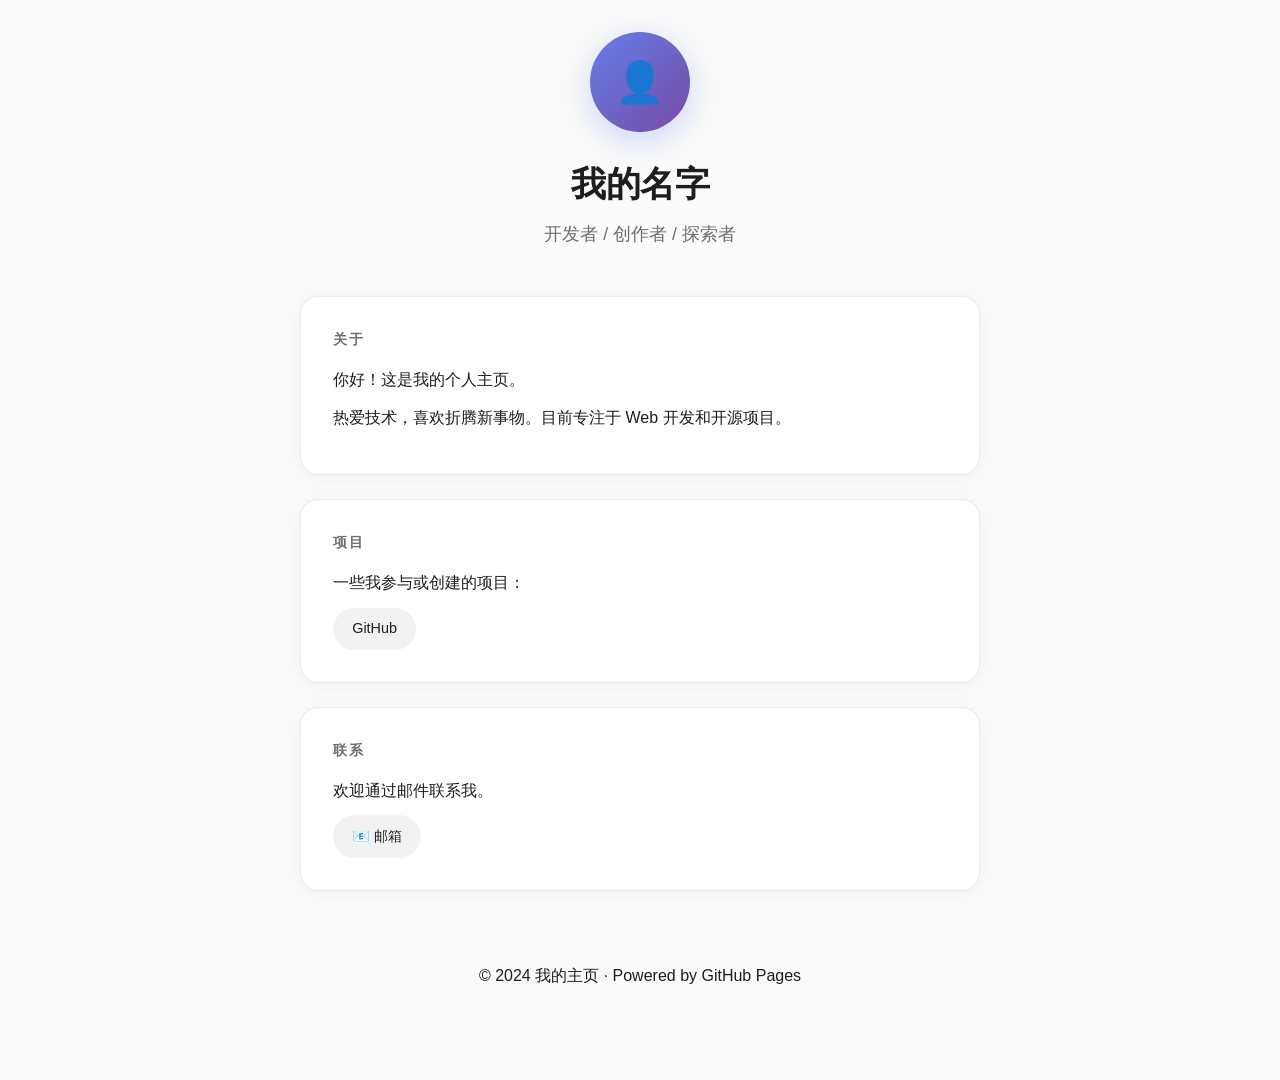
<file: index.html>
<!DOCTYPE html>
<html lang="zh-CN">
<head>
    <meta charset="UTF-8">
    <meta name="viewport" content="width=device-width, initial-scale=1.0">
    <meta name="description" content="个人主页">
    <title>我的主页</title>
    <link rel="stylesheet" href="style.css">
</head>
<body>
    <div class="container">
        <header>
            <div class="avatar">👤</div>
            <h1>我的名字</h1>
            <p class="subtitle">开发者 / 创作者 / 探索者</p>
        </header>

        <section class="card">
            <h2>关于</h2>
            <p>你好！这是我的个人主页。</p>
            <p>热爱技术，喜欢折腾新事物。目前专注于 Web 开发和开源项目。</p>
        </section>

        <section class="card">
            <h2>项目</h2>
            <p>一些我参与或创建的项目：</p>
            <div class="links">
                <a href="https://github.com/3371489998-crypto" class="btn btn-secondary">GitHub</a>
            </div>
        </section>

        <section class="card">
            <h2>联系</h2>
            <p>欢迎通过邮件联系我。</p>
            <div class="links">
                <a href="mailto:your@email.com" class="btn btn-secondary">📧 邮箱</a>
            </div>
        </section>

        <footer>
            <p>© 2024 我的主页 · Powered by GitHub Pages</p>
        </footer>
    </div>
</body>
</html>
</file>
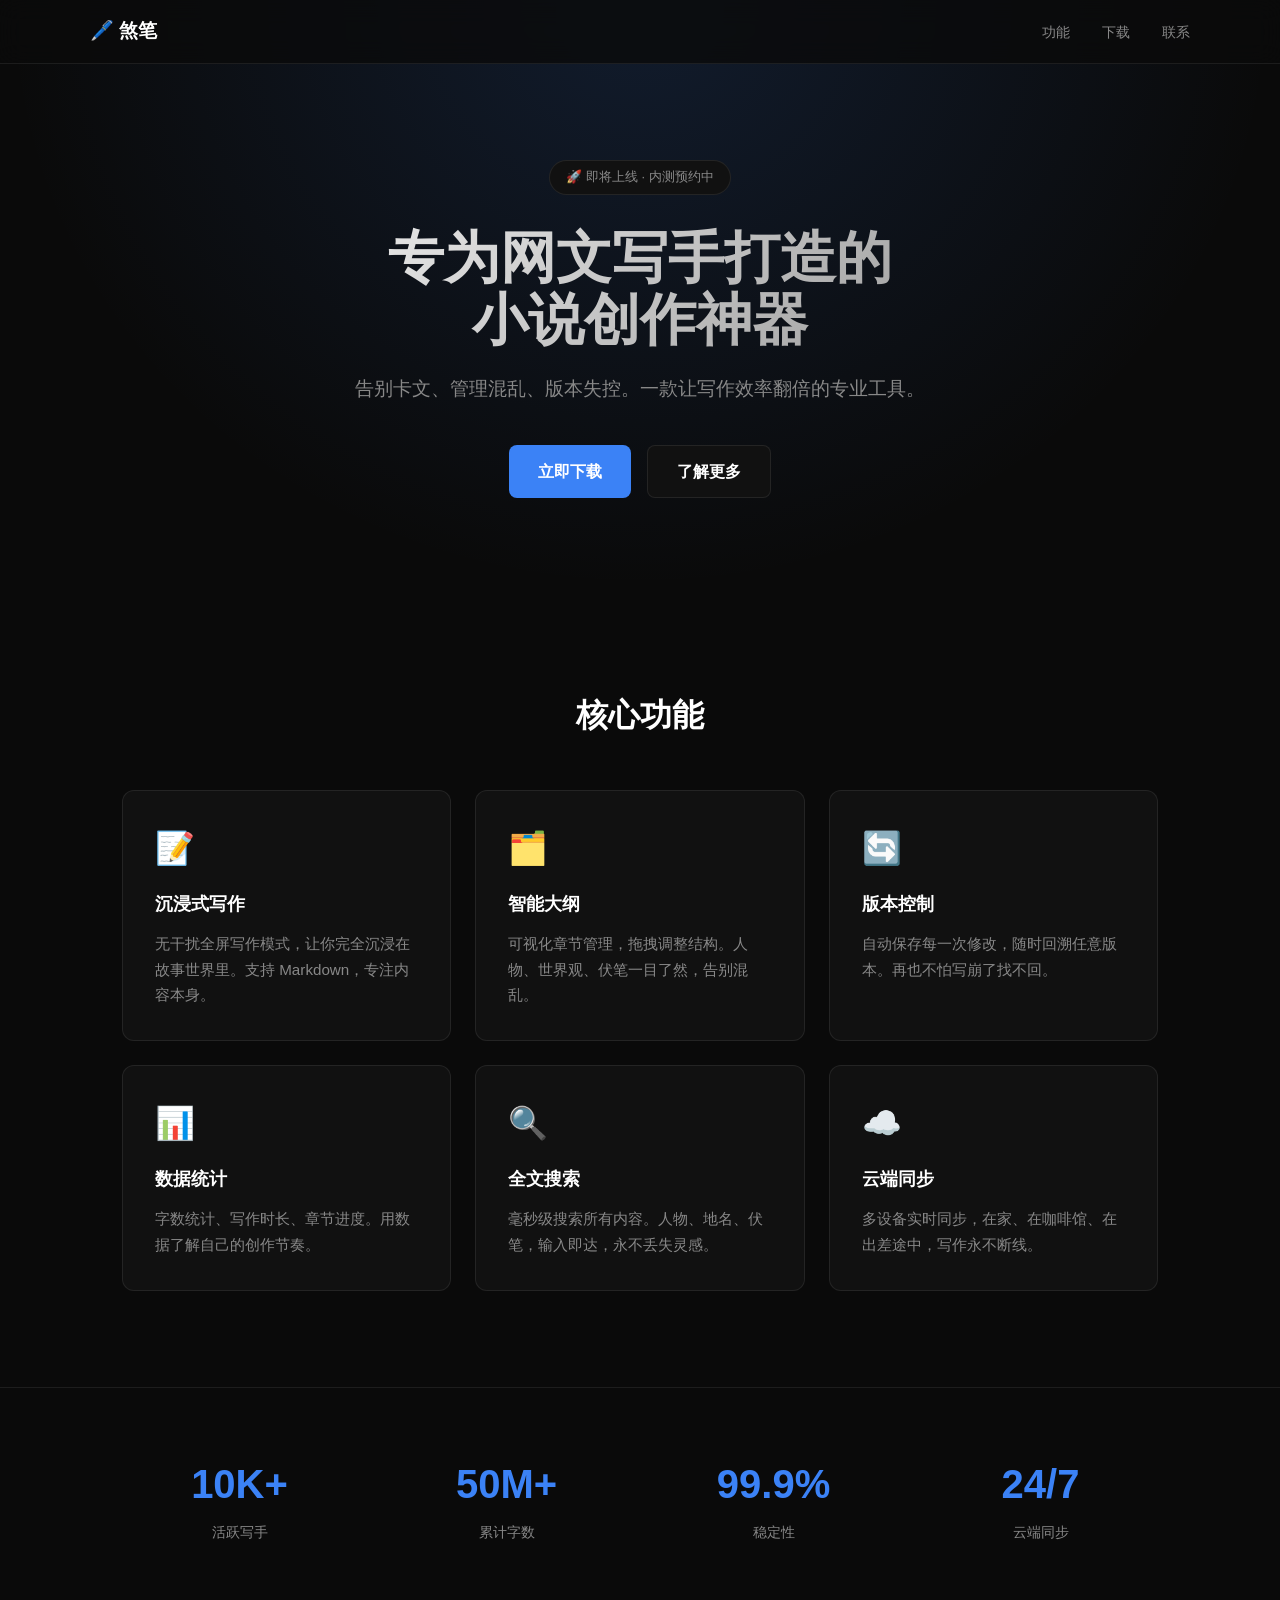
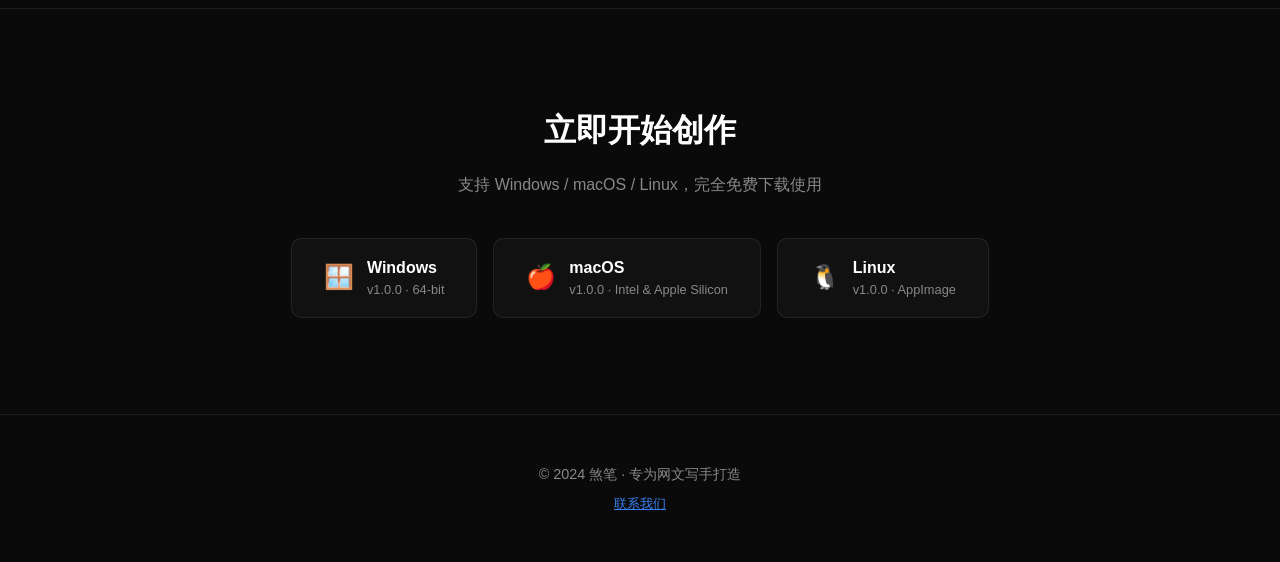
<file: shabi/index.html>
<!DOCTYPE html>
<html lang="zh-CN">
<head>
    <meta charset="UTF-8">
    <meta name="viewport" content="width=device-width, initial-scale=1.0">
    <meta name="description" content="煞笔 - 专业小说创作软件，助力网文写手高效创作">
    <title>煞笔 - 专业小说创作软件</title>
    <link rel="stylesheet" href="style.css">
</head>
<body>

<header>
    <nav>
        <a href="#" class="logo">🖊️ 煞笔</a>
        <ul class="nav-links">
            <li><a href="#features">功能</a></li>
            <li><a href="#download">下载</a></li>
            <li><a href="#contact">联系</a></li>
        </ul>
    </nav>
</header>

<section class="hero">
    <div class="container">
        <div class="badge">🚀 即将上线 · 内测预约中</div>
        <h1>专为网文写手打造的<br>小说创作神器</h1>
        <p>告别卡文、管理混乱、版本失控。一款让写作效率翻倍的专业工具。</p>
        <div class="hero-buttons">
            <a href="#download" class="btn btn-primary">立即下载</a>
            <a href="#features" class="btn btn-secondary">了解更多</a>
        </div>
    </div>
</section>

<section class="features" id="features">
    <div class="container">
        <h2 class="section-title">核心功能</h2>
        <div class="features-grid">

            <div class="feature-card">
                <div class="feature-icon">📝</div>
                <h3>沉浸式写作</h3>
                <p>无干扰全屏写作模式，让你完全沉浸在故事世界里。支持 Markdown，专注内容本身。</p>
            </div>

            <div class="feature-card">
                <div class="feature-icon">🗂️</div>
                <h3>智能大纲</h3>
                <p>可视化章节管理，拖拽调整结构。人物、世界观、伏笔一目了然，告别混乱。</p>
            </div>

            <div class="feature-card">
                <div class="feature-icon">🔄</div>
                <h3>版本控制</h3>
                <p>自动保存每一次修改，随时回溯任意版本。再也不怕写崩了找不回。</p>
            </div>

            <div class="feature-card">
                <div class="feature-icon">📊</div>
                <h3>数据统计</h3>
                <p>字数统计、写作时长、章节进度。用数据了解自己的创作节奏。</p>
            </div>

            <div class="feature-card">
                <div class="feature-icon">🔍</div>
                <h3>全文搜索</h3>
                <p>毫秒级搜索所有内容。人物、地名、伏笔，输入即达，永不丢失灵感。</p>
            </div>

            <div class="feature-card">
                <div class="feature-icon">☁️</div>
                <h3>云端同步</h3>
                <p>多设备实时同步，在家、在咖啡馆、在出差途中，写作永不断线。</p>
            </div>

        </div>
    </div>
</section>

<section class="stats">
    <div class="container">
        <div class="stats-grid">
            <div><div class="stat-number">10K+</div><div class="stat-label">活跃写手</div></div>
            <div><div class="stat-number">50M+</div><div class="stat-label">累计字数</div></div>
            <div><div class="stat-number">99.9%</div><div class="stat-label">稳定性</div></div>
            <div><div class="stat-number">24/7</div><div class="stat-label">云端同步</div></div>
        </div>
    </div>
</section>

<section class="download" id="download">
    <div class="container">
        <h2>立即开始创作</h2>
        <p>支持 Windows / macOS / Linux，完全免费下载使用</p>
        <div class="download-buttons">
            <a href="#" class="download-btn">
                <span class="platform">🪟</span>
                <div class="info"><div class="platform-name">Windows</div><div class="version">v1.0.0 · 64-bit</div></div>
            </a>
            <a href="#" class="download-btn">
                <span class="platform">🍎</span>
                <div class="info"><div class="platform-name">macOS</div><div class="version">v1.0.0 · Intel & Apple Silicon</div></div>
            </a>
            <a href="#" class="download-btn">
                <span class="platform">🐧</span>
                <div class="info"><div class="platform-name">Linux</div><div class="version">v1.0.0 · AppImage</div></div>
            </a>
        </div>
    </div>
</section>

<footer id="contact">
    <div class="container">
        <p>© 2024 煞笔 · 专为网文写手打造</p>
        <p style="margin-top: 0.5rem; font-size: 0.8rem;"><a href="mailto:hello@shabi.com" style="color: var(--accent);">联系我们</a></p>
    </div>
</footer>

</body>
</html>
</file>
<file: style.css>
* { margin: 0; padding: 0; box-sizing: border-box; }
:root {
    --bg: #fafafa;
    --card: #ffffff;
    --text: #1d1d1f;
    --secondary: #6e6e73;
    --accent: #007aff;
    --accent-hover: #0056b3;
    --border: rgba(0,0,0,0.08);
    --shadow: 0 2px 20px rgba(0,0,0,0.04);
    --radius: 18px;
}
body {
    font-family: -apple-system, BlinkMacSystemFont, 'SF Pro Display', 'Segoe UI', Roboto, sans-serif;
    line-height: 1.6;
    color: var(--text);
    background: var(--bg);
    -webkit-font-smoothing: antialiased;
    padding: 2rem 1rem;
}
.container { max-width: 680px; margin: 0 auto; }
header { text-align: center; margin-bottom: 3rem; }
.avatar {
    width: 100px; height: 100px; border-radius: 50%;
    background: linear-gradient(135deg, #667eea, #764ba2);
    margin: 0 auto 1.5rem;
    display: flex; align-items: center; justify-content: center;
    font-size: 2.5rem; color: white;
    box-shadow: 0 8px 30px rgba(102, 126, 234, 0.3);
}
h1 { font-size: 2.2rem; font-weight: 700; letter-spacing: -0.5px; margin-bottom: 0.5rem; }
.subtitle { font-size: 1.1rem; color: var(--secondary); font-weight: 400; }
.card {
    background: var(--card); border-radius: var(--radius);
    padding: 2rem; margin-bottom: 1.5rem;
    box-shadow: var(--shadow); border: 1px solid var(--border);
}
h2 {
    font-size: 0.85rem; text-transform: uppercase; letter-spacing: 1.5px;
    color: var(--secondary); margin-bottom: 1rem; font-weight: 600;
}
p { color: var(--text); margin-bottom: 0.75rem; font-size: 1rem; }
.links { display: flex; gap: 0.75rem; flex-wrap: wrap; }
.btn {
    display: inline-flex; align-items: center; gap: 0.5rem;
    padding: 0.6rem 1.2rem; border-radius: 99px;
    font-size: 0.9rem; font-weight: 500;
    transition: all 0.2s ease; text-decoration: none;
}
.btn-primary { background: var(--accent); color: white; }
.btn-primary:hover { background: var(--accent-hover); transform: translateY(-1px); }
.btn-secondary { background: rgba(0,0,0,0.05); color: var(--text); }
.btn-secondary:hover { background: rgba(0,0,0,0.08); }
footer { text-align: center; padding: 3rem 1rem; color: var(--secondary); font-size: 0.85rem; }
@media (max-width: 480px) {
    body { padding: 1rem 0.75rem; }
    .card { padding: 1.5rem; }
    h1 { font-size: 1.8rem; }
    .avatar { width: 80px; height: 80px; font-size: 2rem; }
}
</file>
<file: shabi/style.css>
* { margin: 0; padding: 0; box-sizing: border-box; }
:root {
    --bg: #0a0a0a; --surface: #111; --text: #fff; --secondary: #888;
    --accent: #3b82f6; --border: rgba(255,255,255,0.08); --radius: 12px;
}
body {
    font-family: -apple-system, BlinkMacSystemFont, 'Segoe UI', Roboto, sans-serif;
    line-height: 1.6; color: var(--text); background: var(--bg);
    -webkit-font-smoothing: antialiased;
}
.container { max-width: 1100px; margin: 0 auto; padding: 0 2rem; }
header {
    position: fixed; top: 0; left: 0; right: 0; z-index: 100;
    padding: 1rem 2rem; background: rgba(10,10,10,0.8);
    backdrop-filter: blur(12px); border-bottom: 1px solid var(--border);
}
nav { max-width: 1100px; margin: 0 auto; display: flex; justify-content: space-between; align-items: center; }
.logo { font-size: 1.2rem; font-weight: 700; color: var(--text); text-decoration: none; }
.nav-links { display: flex; gap: 2rem; list-style: none; }
.nav-links a { color: var(--secondary); text-decoration: none; font-size: 0.9rem; transition: color 0.2s; }
.nav-links a:hover { color: var(--text); }
.hero { padding: 10rem 0 6rem; text-align: center; background: radial-gradient(ellipse at 50% 0%, rgba(59,130,246,0.15), transparent 70%); }
.badge {
    display: inline-block; padding: 0.4rem 1rem; background: var(--surface);
    border: 1px solid var(--border); border-radius: 99px;
    font-size: 0.8rem; color: var(--secondary); margin-bottom: 2rem;
}
.hero h1 {
    font-size: 3.5rem; font-weight: 800; line-height: 1.1;
    margin-bottom: 1.5rem;
    background: linear-gradient(135deg, #fff, #888);
    -webkit-background-clip: text; -webkit-text-fill-color: transparent;
}
.hero p { font-size: 1.2rem; color: var(--secondary); max-width: 600px; margin: 0 auto 2.5rem; }
.hero-buttons { display: flex; gap: 1rem; justify-content: center; flex-wrap: wrap; }
.btn {
    display: inline-flex; align-items: center; gap: 0.5rem;
    padding: 0.8rem 1.8rem; border-radius: 8px;
    font-size: 1rem; font-weight: 600; text-decoration: none; transition: all 0.2s; cursor: pointer; border: none;
}
.btn-primary { background: var(--accent); color: white; }
.btn-primary:hover { background: #2563eb; transform: translateY(-2px); box-shadow: 0 8px 30px rgba(59,130,246,0.3); }
.btn-secondary { background: var(--surface); color: var(--text); border: 1px solid var(--border); }
.btn-secondary:hover { border-color: var(--secondary); }
.features { padding: 6rem 0; }
.section-title { text-align: center; font-size: 2rem; font-weight: 700; margin-bottom: 3rem; }
.features-grid { display: grid; grid-template-columns: repeat(auto-fit, minmax(280px, 1fr)); gap: 1.5rem; }
.feature-card {
    background: var(--surface); border: 1px solid var(--border);
    border-radius: var(--radius); padding: 2rem; transition: all 0.2s;
}
.feature-card:hover { border-color: var(--accent); transform: translateY(-2px); }
.feature-card h3 { font-size: 1.1rem; margin-bottom: 0.8rem; }
.feature-card p { color: var(--secondary); font-size: 0.95rem; line-height: 1.7; }
.feature-icon { font-size: 2rem; margin-bottom: 1rem; }
.stats { padding: 4rem 0; border-top: 1px solid var(--border); border-bottom: 1px solid var(--border); }
.stats-grid { display: grid; grid-template-columns: repeat(4, 1fr); gap: 2rem; text-align: center; }
.stat-number { font-size: 2.5rem; font-weight: 800; color: var(--accent); }
.stat-label { font-size: 0.9rem; color: var(--secondary); margin-top: 0.3rem; }
.download { padding: 6rem 0; text-align: center; }
.download h2 { font-size: 2rem; margin-bottom: 1rem; }
.download p { color: var(--secondary); margin-bottom: 2.5rem; }
.download-buttons { display: flex; gap: 1rem; justify-content: center; flex-wrap: wrap; }
.download-btn {
    display: inline-flex; align-items: center; gap: 0.8rem;
    padding: 1rem 2rem; background: var(--surface); border: 1px solid var(--border);
    border-radius: 10px; color: var(--text); text-decoration: none; transition: all 0.2s;
}
.download-btn:hover { border-color: var(--accent); }
.download-btn .platform { font-size: 1.5rem; }
.download-btn .info { text-align: left; }
.download-btn .platform-name { font-weight: 600; font-size: 1rem; }
.download-btn .version { font-size: 0.8rem; color: var(--secondary); }
footer { padding: 3rem 0; border-top: 1px solid var(--border); text-align: center; color: var(--secondary); font-size: 0.9rem; }
@media (max-width: 768px) {
    .hero h1 { font-size: 2.2rem; }
    .hero p { font-size: 1rem; }
    .stats-grid { grid-template-columns: repeat(2,1fr); }
    .nav-links { display: none; }
    .container { padding: 0 1.2rem; }
    .features-grid { grid-template-columns: 1fr; }
}
</file>
